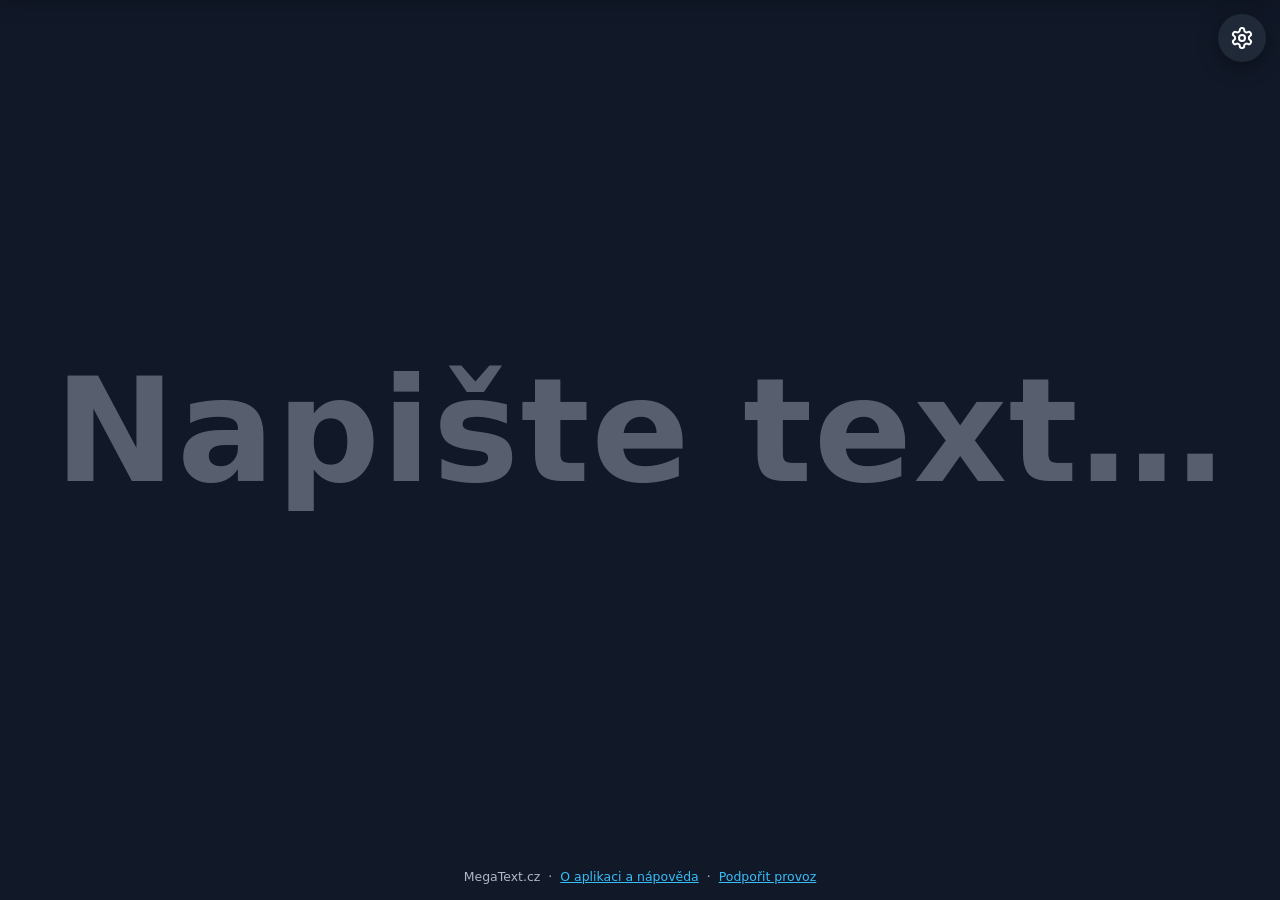
<file: index.html>
<!doctype html>
<html lang="cs">
<head>
  <meta charset="utf-8">
  <meta name="viewport" content="width=device-width, initial-scale=1, viewport-fit=cover">
  <meta name="description" content="Napište krátký text a zobrazte ho přes celou obrazovku. Zdarma, bez registrace a také offline.">
  <meta name="theme-color" content="#111827">
  <title>MegaText – text přes celou obrazovku</title>
  <link rel="manifest" href="manifest.webmanifest">
  <link rel="icon" href="icon.svg" type="image/svg+xml">
  <link rel="stylesheet" href="styles.css">
</head>
<body>
  <header class="toolbar" id="toolbar">
    <div class="toolbar__inner">
      <label class="size-control" for="sizeInput">
        <span>Velikost</span>
        <input id="sizeInput" type="range" min="48" max="320" value="220">
      </label>
      <button class="button button--secondary" id="themeButton" type="button">Světlý režim</button>
      <button class="button button--secondary" id="clearButton" type="button">Vymazat</button>
      <button class="button" id="fullscreenButton" type="button">Celá obrazovka</button>
    </div>
  </header>

  <button class="settings-button" id="settingsButton" type="button" aria-controls="toolbar" aria-expanded="false">
    <span class="sr-only">Zobrazit nastavení</span>
    <svg viewBox="0 0 24 24" aria-hidden="true">
      <path d="M12.22 2h-.44a2 2 0 0 0-2 2v.18a2 2 0 0 1-1 1.73l-.43.25a2 2 0 0 1-2 0l-.15-.08a2 2 0 0 0-2.73.73l-.22.38a2 2 0 0 0 .73 2.73l.15.09a2 2 0 0 1 1 1.74v.5a2 2 0 0 1-1 1.74l-.15.09a2 2 0 0 0-.73 2.73l.22.38a2 2 0 0 0 2.73.73l.15-.08a2 2 0 0 1 2 0l.43.25a2 2 0 0 1 1 1.73V20a2 2 0 0 0 2 2h.44a2 2 0 0 0 2-2v-.18a2 2 0 0 1 1-1.73l.43-.25a2 2 0 0 1 2 0l.15.08a2 2 0 0 0 2.73-.73l.22-.38a2 2 0 0 0-.73-2.73l-.15-.09a2 2 0 0 1-1-1.74v-.5a2 2 0 0 1 1-1.74l.15-.09a2 2 0 0 0 .73-2.73l-.22-.38a2 2 0 0 0-2.73-.73l-.15.08a2 2 0 0 1-2 0l-.43-.25a2 2 0 0 1-1-1.73V4a2 2 0 0 0-2-2Z"/>
      <circle cx="12" cy="12" r="3"/>
    </svg>
  </button>

  <main class="display" id="display">
    <label class="sr-only" for="message">Text, který chcete zobrazit</label>
    <textarea id="message" class="message" rows="1" wrap="off" spellcheck="false" autocomplete="off" autocorrect="off" autocapitalize="off" placeholder="Napište text…" autofocus></textarea>
  </main>

  <footer class="footer">
    <span>MegaText.cz</span><span aria-hidden="true">·</span>
    <a href="about.html">O aplikaci a nápověda</a>
    <span aria-hidden="true">·</span>
    <a href="https://manena.info/podporit/" target="_blank" rel="noopener noreferrer">Podpořit provoz</a>
  </footer>
  <script src="app.js" defer></script>
</body>
</html>
</file>
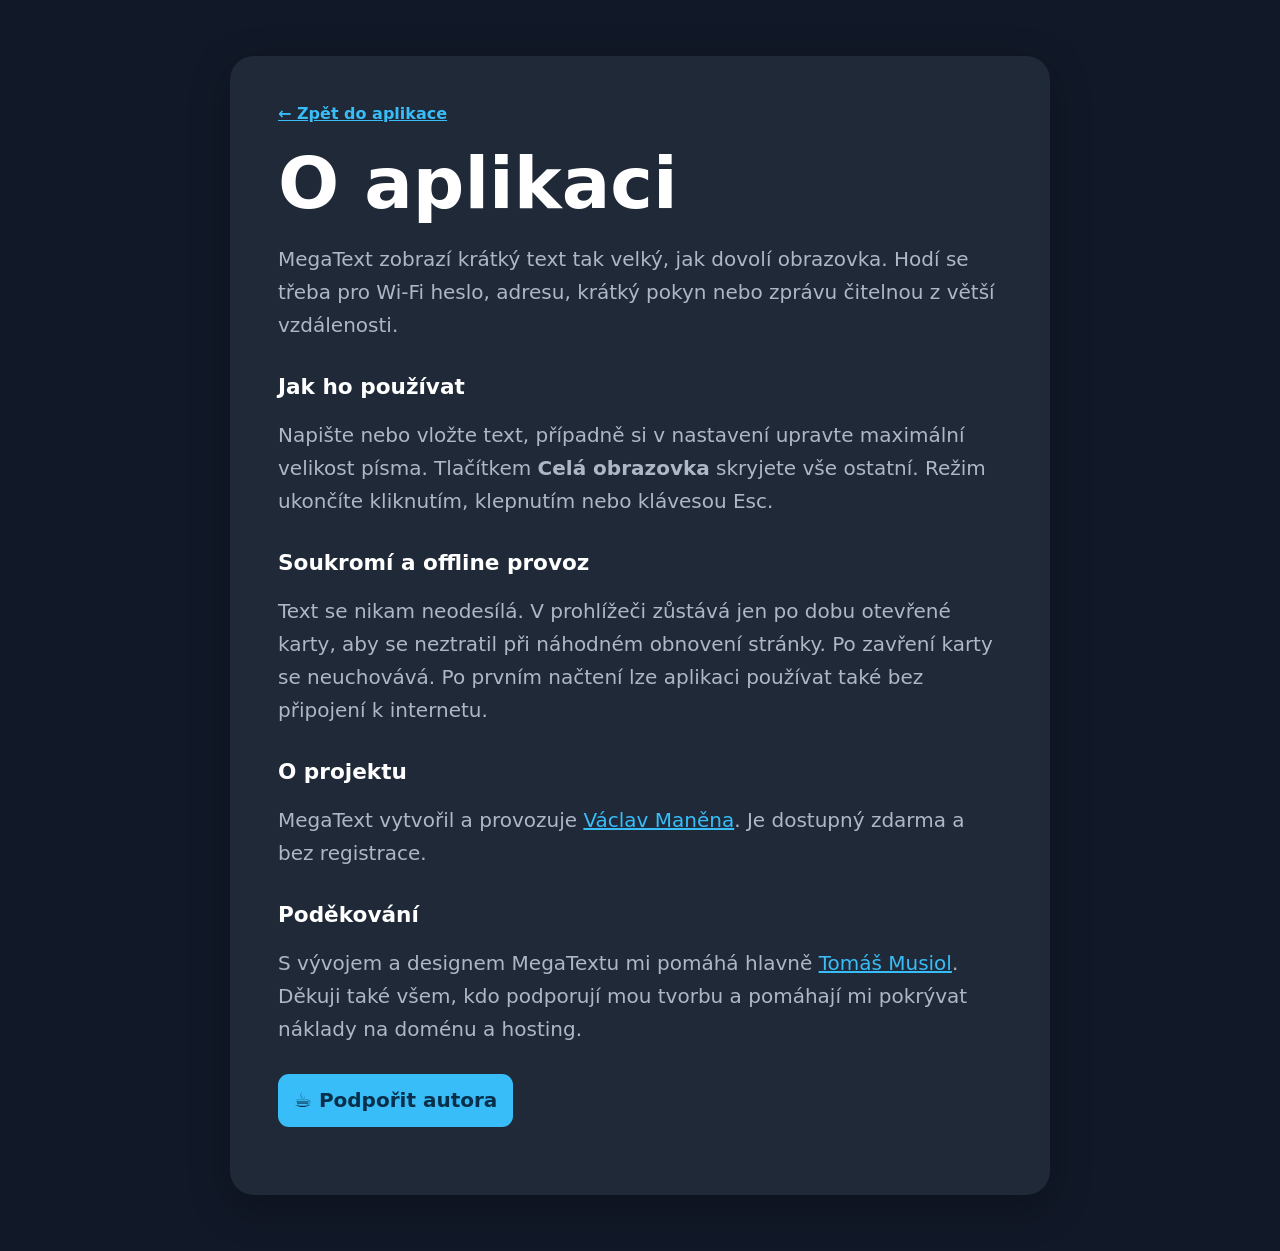
<file: about.html>
<!doctype html>
<html lang="cs">
<head>
  <meta charset="utf-8">
  <meta name="viewport" content="width=device-width, initial-scale=1">
  <meta name="theme-color" content="#111827">
  <title>O aplikaci – MegaText</title>
  <link rel="icon" href="icon.svg" type="image/svg+xml">
  <script>
    try {
      const savedTheme = localStorage.getItem('megatext:theme');
      if (savedTheme === 'light') {
        document.documentElement.dataset.theme = 'light';
        document.querySelector('meta[name="theme-color"]').content = '#ffffff';
      }
    } catch {}
  </script>
  <link rel="stylesheet" href="styles.css">
</head>
<body class="info-page">
  <main class="info-card">
    <a class="back-link" href="index.html">← Zpět do aplikace</a>
    <h1>O aplikaci</h1>
    <p>MegaText zobrazí krátký text tak velký, jak dovolí obrazovka. Hodí se třeba pro Wi-Fi heslo, adresu, krátký pokyn nebo zprávu čitelnou z větší vzdálenosti.</p>
    <h2>Jak ho používat</h2>
    <p>Napište nebo vložte text, případně si v nastavení upravte maximální velikost písma. Tlačítkem <strong>Celá obrazovka</strong> skryjete vše ostatní. Režim ukončíte kliknutím, klepnutím nebo klávesou Esc.</p>
    <h2>Soukromí a offline provoz</h2>
    <p>Text se nikam neodesílá. V prohlížeči zůstává jen po dobu otevřené karty, aby se neztratil při náhodném obnovení stránky. Po zavření karty se neuchovává. Po prvním načtení lze aplikaci používat také bez připojení k internetu.</p>
    <h2>O projektu</h2>
    <p>MegaText vytvořil a provozuje <a href="https://manena.info" target="_blank" rel="noopener noreferrer">Václav Maněna</a>. Je dostupný zdarma a bez registrace.</p>
    <h2>Poděkování</h2>
    <p>S vývojem a designem MegaTextu mi pomáhá hlavně <a href="https://www.musiol.cz/" target="_blank" rel="noopener noreferrer">Tomáš Musiol</a>. Děkuji také všem, kdo podporují mou tvorbu a pomáhají mi pokrývat náklady na doménu a hosting.</p>
    <p><a class="button support-link" href="https://manena.info/podporit/" target="_blank" rel="noopener noreferrer">☕ Podpořit autora</a></p>
  </main>
</body>
</html>
</file>
<file: styles.css>
:root{color-scheme:dark;--bg:#111827;--panel:#1f2937;--panel-hover:#374151;--text:#fff;--muted:#aeb7c5;--accent:#38bdf8;--accent-text:#082f49;--focus:#fde68a}
:root[data-theme="light"]{color-scheme:light;--bg:#fff;--panel:#f3f4f6;--panel-hover:#e5e7eb;--text:#111827;--muted:#4b5563;--focus:#0369a1}
*{box-sizing:border-box}html,body{min-height:100%}
body{margin:0;min-height:100dvh;background:var(--bg);color:var(--text);font-family:system-ui,-apple-system,BlinkMacSystemFont,"Segoe UI",sans-serif;display:flex;flex-direction:column}
button,input,textarea{font:inherit}button,a{-webkit-tap-highlight-color:transparent}
:focus-visible{outline:3px solid var(--focus);outline-offset:3px}
.sr-only{position:absolute;width:1px;height:1px;padding:0;margin:-1px;overflow:hidden;clip:rect(0,0,0,0);white-space:nowrap;border:0}
.toolbar{position:fixed;inset:0 0 auto;z-index:10;padding:max(12px,env(safe-area-inset-top)) 72px 12px 12px;background:var(--panel);box-shadow:0 6px 24px rgb(0 0 0/25%);transform:translateY(-110%);transition:transform .22s ease}
.toolbar.is-open{transform:translateY(0)}
.toolbar__inner{display:flex;flex-wrap:wrap;align-items:center;justify-content:center;gap:10px}
.size-control{display:flex;align-items:center;gap:10px;padding:8px 10px;color:var(--muted);font-size:.9rem;font-weight:650}
.size-control input{width:min(34vw,180px)}
.button{display:inline-flex;align-items:center;justify-content:center;min-height:44px;padding:10px 16px;border:0;border-radius:11px;background:var(--accent);color:var(--accent-text);font-weight:750;text-decoration:none;cursor:pointer}
.button:hover{filter:brightness(.94)}.button--secondary{background:var(--panel-hover);color:var(--text)}
.settings-button{position:fixed;top:max(14px,env(safe-area-inset-top));right:max(14px,env(safe-area-inset-right));z-index:20;width:48px;height:48px;padding:12px;border:0;border-radius:50%;background:var(--panel);color:var(--text);box-shadow:0 5px 20px rgb(0 0 0/35%);cursor:pointer}
.settings-button:hover{background:var(--panel-hover)}.settings-button svg{display:block;width:100%;height:100%;fill:none;stroke:currentColor;stroke-width:2;stroke-linecap:round;stroke-linejoin:round;transition:transform .25s ease}.settings-button[aria-expanded="true"] svg{transform:rotate(60deg)}
.display{flex:1;min-height:0;display:grid;place-items:center;overflow:hidden;padding:clamp(20px,4vw,52px)}
.message{display:block;width:100%;max-width:100%;height:auto;min-height:1.2em;padding:0;overflow:hidden;resize:none;border:0;outline:0;background:transparent;color:var(--text);font-size:220px;line-height:1.2;font-weight:900;letter-spacing:.01em;text-align:center;caret-color:var(--accent);white-space:pre}
.message::placeholder{color:var(--muted);opacity:.45}
.footer{display:flex;justify-content:center;gap:8px;padding:8px 16px max(16px,env(safe-area-inset-bottom));color:var(--muted);font-size:.78rem}
.footer a,.info-card a:not(.button){color:var(--accent)}
body.is-presenting{cursor:pointer}body.is-presenting .toolbar,body.is-presenting .settings-button,body.is-presenting .footer{display:none}body.is-presenting .display{min-height:100dvh}body.is-presenting .message{cursor:pointer;caret-color:transparent}
.info-page{padding:clamp(16px,5vw,56px)}.info-card{width:min(100%,820px);margin:auto;padding:clamp(24px,5vw,48px);border-radius:24px;background:var(--panel);box-shadow:0 12px 40px rgb(0 0 0/25%)}
.info-card h1{margin:24px 0;font-size:clamp(2.4rem,8vw,4.5rem);line-height:1}.info-card h2{margin:32px 0 10px;font-size:1.35rem}.info-card p{color:var(--muted);font-size:clamp(1.05rem,2.5vw,1.25rem);line-height:1.65}.back-link{font-weight:700}.support-link{margin-top:8px}
@media(max-width:600px){.toolbar{padding-right:68px}.toolbar__inner{justify-content:stretch}.size-control{width:100%}.size-control input{flex:1;width:auto}.toolbar .button{flex:1;padding-inline:10px}.footer span:first-child,.footer span:nth-child(2){display:none}}
@media(prefers-reduced-motion:reduce){*,*::before,*::after{transition-duration:.01ms!important;animation-duration:.01ms!important}}
</file>
